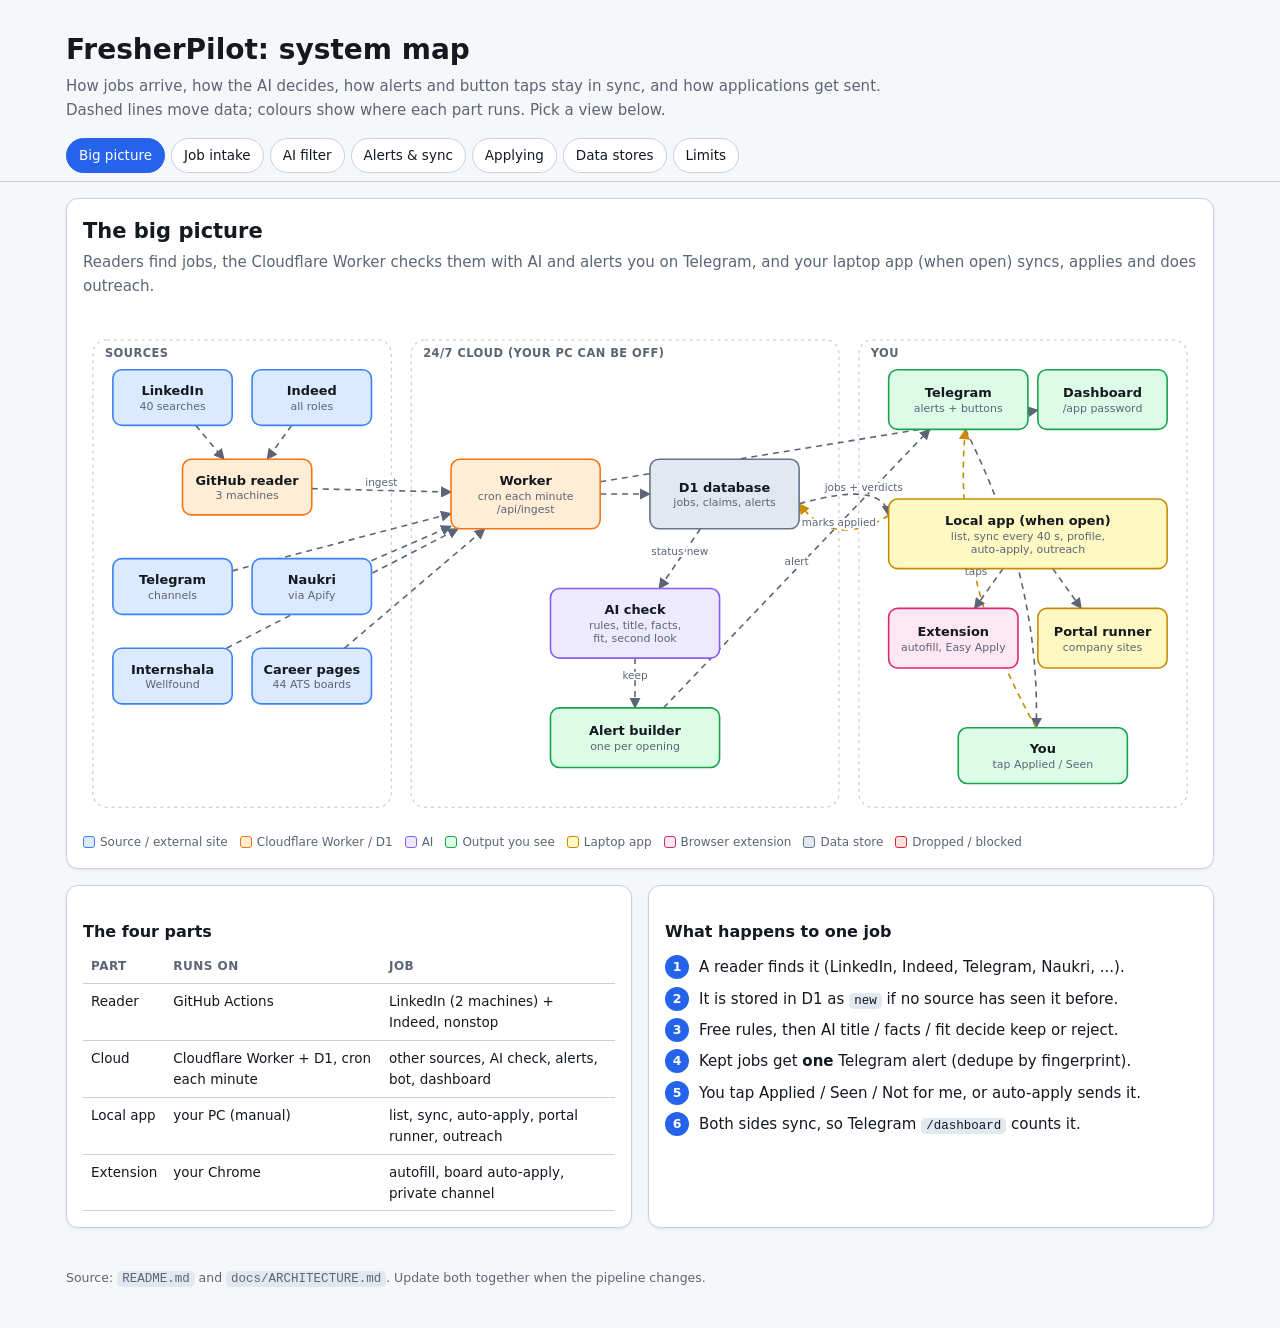
<file: docs/system_map.html>
<!doctype html>
<html lang="en">
<head>
<meta charset="utf-8">
<meta name="viewport" content="width=device-width, initial-scale=1">
<title>FresherPilot System Map</title>
<style>
:root{
  --bg:#f6f7f9;--panel:#ffffff;--ink:#14181f;--muted:#5b6575;--line:#c9d0db;--accent:#2563eb;
  --src:#dbeafe;--src-b:#3b82f6;--cloud:#ffedd5;--cloud-b:#f97316;--ai:#ede9fe;--ai-b:#8b5cf6;
  --out:#dcfce7;--out-b:#16a34a;--local:#fef9c3;--local-b:#ca8a04;--ext:#fce7f3;--ext-b:#db2777;
  --bad:#fee2e2;--bad-b:#dc2626;--store:#e2e8f0;--store-b:#64748b;--shadow:0 1px 3px rgba(0,0,0,.08);
}
@media (prefers-color-scheme:dark){
  :root{--bg:#0e1117;--panel:#161b24;--ink:#e6eaf2;--muted:#9aa5b8;--line:#344055;--accent:#60a5fa;
  --src:#13264a;--src-b:#3b82f6;--cloud:#3b2410;--cloud-b:#fb923c;--ai:#271f4a;--ai-b:#a78bfa;
  --out:#10301d;--out-b:#22c55e;--local:#3a3210;--local-b:#eab308;--ext:#3d1630;--ext-b:#f472b6;
  --bad:#3b1414;--bad-b:#f87171;--store:#232c3b;--store-b:#94a3b8;--shadow:none}
}
*{box-sizing:border-box}
body{margin:0;background:var(--bg);color:var(--ink);font:15px/1.55 system-ui,-apple-system,Segoe UI,Roboto,sans-serif}
header{padding:28px 16px 8px;max-width:1180px;margin:0 auto}
h1{margin:0 0 4px;font-size:28px}
header p{margin:0;color:var(--muted);max-width:820px}
nav{position:sticky;top:0;z-index:5;background:var(--bg);border-bottom:1px solid var(--line)}
nav .in{max-width:1180px;margin:0 auto;padding:8px 16px;display:flex;gap:6px;flex-wrap:wrap}
nav button{border:1px solid var(--line);background:var(--panel);color:var(--ink);padding:6px 12px;border-radius:999px;cursor:pointer;font:inherit;font-size:13.5px}
nav button.on{background:var(--accent);border-color:var(--accent);color:#fff}
main{max-width:1180px;margin:0 auto;padding:16px}
section{display:none}
section.on{display:block}
.card{background:var(--panel);border:1px solid var(--line);border-radius:12px;padding:16px;margin:0 0 16px;box-shadow:var(--shadow)}
h2{margin:0 0 4px;font-size:21px}
h3{margin:18px 0 6px;font-size:16px}
.lead{color:var(--muted);margin:0 0 12px}
.dia{overflow-x:auto}
.dia svg{display:block;min-width:760px;width:100%;height:auto}
.node rect{stroke-width:1.6;rx:9}
.node text{fill:var(--ink);font-size:13px;pointer-events:none}
.node .t{font-weight:650}
.node .s{font-size:11px;fill:var(--muted)}
.c-src rect{fill:var(--src);stroke:var(--src-b)}
.c-cloud rect{fill:var(--cloud);stroke:var(--cloud-b)}
.c-ai rect{fill:var(--ai);stroke:var(--ai-b)}
.c-out rect{fill:var(--out);stroke:var(--out-b)}
.c-local rect{fill:var(--local);stroke:var(--local-b)}
.c-ext rect{fill:var(--ext);stroke:var(--ext-b)}
.c-bad rect{fill:var(--bad);stroke:var(--bad-b)}
.c-store rect{fill:var(--store);stroke:var(--store-b)}
.edge{fill:none;stroke:var(--muted);stroke-width:1.6;stroke-dasharray:6 5;animation:flow 1.2s linear infinite}
.edge.solid{stroke-dasharray:none;animation:none}
.edge.red{stroke:var(--bad-b)}
.edge.back{stroke:var(--local-b)}
@keyframes flow{to{stroke-dashoffset:-22}}
@media (prefers-reduced-motion:reduce){.edge{animation:none}}
.elabel{font-size:10.5px;fill:var(--muted);paint-order:stroke;stroke:var(--panel);stroke-width:4px}
.zone{fill:none;stroke:var(--line);stroke-dasharray:3 4;stroke-width:1.3;rx:14}
.zlabel{font-size:11.5px;fill:var(--muted);font-weight:600;letter-spacing:.04em;text-transform:uppercase}
table{border-collapse:collapse;width:100%;font-size:13.5px}
th,td{border-bottom:1px solid var(--line);padding:7px 8px;text-align:left;vertical-align:top}
th{color:var(--muted);font-weight:600;font-size:12px;text-transform:uppercase;letter-spacing:.04em}
.tbl{overflow-x:auto}
.funnel .row{display:flex;align-items:stretch;gap:10px;margin:8px 0}
.funnel .bar{flex:0 0 auto;padding:10px 14px;border-radius:9px;border:1.6px solid;min-height:48px}
.funnel .bar b{display:block}
.funnel .bar span{font-size:12.5px;color:var(--muted)}
.funnel .note{flex:1;font-size:13px;color:var(--muted);align-self:center}
.legend{display:flex;gap:12px;flex-wrap:wrap;font-size:12px;color:var(--muted);margin:6px 0 0}
.legend i{display:inline-block;width:12px;height:12px;border-radius:3px;border:1.6px solid;margin-right:5px;vertical-align:-2px}
.pill{display:inline-block;font-size:11.5px;padding:1px 8px;border-radius:999px;border:1px solid var(--line);color:var(--muted);margin:0 3px 3px 0}
code{background:var(--store);padding:1px 5px;border-radius:5px;font-size:12.5px}
ul{margin:6px 0 6px 20px;padding:0}
.grid2{display:grid;grid-template-columns:1fr 1fr;gap:16px}
@media (max-width:820px){.grid2{grid-template-columns:1fr}.funnel .row{flex-direction:column}}
.steps{counter-reset:s;list-style:none;margin:8px 0 0;padding:0}
.steps li{counter-increment:s;position:relative;padding:4px 0 4px 34px}
.steps li::before{content:counter(s);position:absolute;left:0;top:3px;width:24px;height:24px;border-radius:50%;background:var(--accent);color:#fff;text-align:center;font-size:12.5px;line-height:24px;font-weight:700}
footer{max-width:1180px;margin:0 auto;padding:8px 16px 40px;color:var(--muted);font-size:12.5px}
</style>
</head>
<body>
<header>
  <h1>FresherPilot: system map</h1>
  <p>How jobs arrive, how the AI decides, how alerts and button taps stay in sync, and how applications get sent. Dashed lines move data;
  colours show where each part runs. Pick a view below.</p>
</header>
<nav><div class="in" id="tabs"></div></nav>
<main>

<!-- 1 OVERVIEW -->
<section id="overview">
  <div class="card">
    <h2>The big picture</h2>
    <p class="lead">Readers find jobs, the Cloudflare Worker checks them with AI and alerts you on Telegram, and your laptop app (when open) syncs, applies and does outreach.</p>
    <div class="dia" id="d-overview"></div>
    <div class="legend" id="legend"></div>
  </div>
  <div class="grid2">
    <div class="card">
      <h3>The four parts</h3>
      <div class="tbl"><table>
        <tr><th>Part</th><th>Runs on</th><th>Job</th></tr>
        <tr><td>Reader</td><td>GitHub Actions</td><td>LinkedIn (2 machines) + Indeed, nonstop</td></tr>
        <tr><td>Cloud</td><td>Cloudflare Worker + D1, cron each minute</td><td>other sources, AI check, alerts, bot, dashboard</td></tr>
        <tr><td>Local app</td><td>your PC (manual)</td><td>list, sync, auto-apply, portal runner, outreach</td></tr>
        <tr><td>Extension</td><td>your Chrome</td><td>autofill, board auto-apply, private channel</td></tr>
      </table></div>
    </div>
    <div class="card">
      <h3>What happens to one job</h3>
      <ol class="steps">
        <li>A reader finds it (LinkedIn, Indeed, Telegram, Naukri, ...).</li>
        <li>It is stored in D1 as <code>new</code> if no source has seen it before.</li>
        <li>Free rules, then AI title / facts / fit decide keep or reject.</li>
        <li>Kept jobs get <b>one</b> Telegram alert (dedupe by fingerprint).</li>
        <li>You tap Applied / Seen / Not for me, or auto-apply sends it.</li>
        <li>Both sides sync, so Telegram <code>/dashboard</code> counts it.</li>
      </ol>
    </div>
  </div>
</section>

<!-- 2 INTAKE -->
<section id="intake">
  <div class="card">
    <h2>How jobs come in</h2>
    <p class="lead">Every source, who reads it, and how often. All of them end in the same D1 <code>jobs</code> table.</p>
    <div class="dia" id="d-intake"></div>
  </div>
  <div class="card">
    <h3>Schedule</h3>
    <div class="tbl"><table>
      <tr><th>Source</th><th>Read by</th><th>Every</th><th>Notes</th></tr>
      <tr><td>LinkedIn</td><td>GitHub reader, machines li0 + li1</td><td>~2 min</td><td>40 searches split in half, guest pages, 2.5 s pace, window = since last read + 10 min; "Remote" searches get <code>Remote, </code> prefix</td></tr>
      <tr><td>Indeed</td><td>GitHub reader, machine indeed</td><td>3-4 min</td><td>python-jobspy, all roles x places</td></tr>
      <tr><td>Telegram channels</td><td>Worker</td><td>1 min</td><td>newest post number first; full read when it changes or every 30 min; promo / ad links dropped; blog posts resolved to the official apply link</td></tr>
      <tr><td>Naukri</td><td>Worker via Apify</td><td>~4 min</td><td>search terms rotate hourly; budget capped per day; internships dropped</td></tr>
      <tr><td>Internshala</td><td>Worker</td><td>4 min</td><td>public pages</td></tr>
      <tr><td>Wellfound, career pages</td><td>Worker</td><td>8 min</td><td>44 company ATS boards: Greenhouse, Lever, Ashby, SmartRecruiters</td></tr>
      <tr><td>Private Pro channel</td><td>Extension (Telegram Web tab) to laptop</td><td>live</td><td>needs laptop + Chrome open</td></tr>
      <tr><td>Fetch new jobs</td><td>Laptop</td><td>on demand</td><td>every board once + one LinkedIn round + Naukri; range latest / 1 / 3 / 24 h / all</td></tr>
    </table></div>
    <h3>Cron tick, every minute (Worker)</h3>
    <ol class="steps">
      <li>Cheap Telegram "new post?" check.</li>
      <li>One source step from the 8-minute cycle (a new Telegram post takes its place).</li>
      <li>Every 10 minutes: start the GitHub reader if none is waiting.</li>
      <li>One AI step (up to 10 jobs) and up to 6 alerts.</li>
    </ol>
  </div>
</section>

<!-- 3 FILTER -->
<section id="filter">
  <div class="card">
    <h2>How a job is judged</h2>
    <p class="lead">Cheap free rules first, AI only when needed. Each stage can drop a job; the reason is recorded and shown in <code>/status</code>.</p>
    <div class="funnel" id="funnel"></div>
  </div>
  <div class="card">
    <h2>AI provider chain</h2>
    <div class="dia" id="d-ai"></div>
    <ul>
      <li>A per-minute 429 only cools that key + model; a daily limit or 401 marks the key out for 30 minutes; all keys out pauses the checker 5 minutes.</li>
      <li>The second look goes NVIDIA-first (a different model family, saves Groq tokens).</li>
      <li>Duplicate postings reuse an earlier answer (same title + company, description 85% alike, within 7 days).</li>
    </ul>
  </div>
</section>

<!-- 4 SYNC -->
<section id="sync">
  <div class="card">
    <h2>Alerts and two-way sync</h2>
    <p class="lead">The cloud is the source of truth for alerts and button taps. The laptop app, while open, syncs about every 40 seconds.</p>
    <div class="dia" id="d-sync"></div>
  </div>
  <div class="grid2">
    <div class="card">
      <h3>Why only one alert per opening</h3>
      <ul>
        <li>D1 <code>claims</code> keeps fingerprints (company + title words, description hash) of jobs you were shown, for 30 days.</li>
        <li>A repost in that window gets an alert row with state <code>dup</code>; jobs older than 30 hours get <code>old</code>.</li>
        <li>Approved jobs without an alert row from the last day are retried.</li>
      </ul>
    </div>
    <div class="card">
      <h3>What /dashboard counts</h3>
      <ul>
        <li>Every job in D1 <code>applied</code> today (IST): Telegram taps, auto-apply, marks from the app's list.</li>
        <li>Priority = company on the target list (IBM, NTT DATA, Cognizant, ...).</li>
        <li>Alerts sent, seen, still unmarked, last 7 days and today's list.</li>
      </ul>
    </div>
  </div>
</section>

<!-- 5 APPLY -->
<section id="apply">
  <div class="card">
    <h2>Pipeline A: Easy Apply on the board (extension)</h2>
    <p class="lead">LinkedIn Easy Apply, Naukri, Indeed, Wellfound and Internshala. The extension drives your own logged-in Chrome.</p>
    <div class="dia" id="d-applyA"></div>
  </div>
  <div class="card">
    <h2>Pipeline B: company portals (laptop runner)</h2>
    <p class="lead">Greenhouse, Lever, Ashby, Workday, Taleo and similar. A real Chrome window, an AI planner with guard rails, and a per-job memory.</p>
    <div class="dia" id="d-applyB"></div>
    <div class="grid2">
      <div>
        <h3>Guard rails</h3>
        <ul>
          <li><code>check_plan</code> refuses unknown ids, Cancel / Back / Delete, Next / Submit with empty required fields, skills the resume doesn't support.</li>
          <li>Attempt ledger per portal per 24 h: sign-ins 2, reset mails 1, code mails 6.</li>
          <li>CAPTCHA and Cloudflare checks are never solved: the job waits for you.</li>
        </ul>
      </div>
      <div>
        <h3>Submit policy (<code>site_submit</code>)</h3>
        <ul>
          <li><b>verified</b>: Greenhouse, Lever, Ashby are submitted; others are filled and left open.</li>
          <li><b>all</b>: submit everywhere. <b>never</b>: always leave for you.</li>
          <li>After "needs you" the runner stays alive and continues in the same window when you answer.</li>
        </ul>
      </div>
    </div>
  </div>
  <div class="card">
    <h3>Special instructions in a post</h3>
    <div class="tbl"><table>
      <tr><th>The post says</th><th>What happens</th></tr>
      <tr><td>"Email your CV to ... with subject ..."</td><td>Sent from your Gmail: resume attached, AI-written message, only to an address really in the post, placeholders blocked</td></tr>
      <tr><td>A Google / Microsoft form link</td><td>Form filled, extension waits for you to submit</td></tr>
      <tr><td>Anything else unusual</td><td>Normal flow; set aside as "needs you" if blocked</td></tr>
    </table></div>
    <h3>Routing</h3>
    <p>Every job is classified <span class="pill">easy</span><span class="pill">site</span><span class="pill">needs_check</span> from evidence (board field, then link host / ATS, then board default). Alerts show 📱 Easy Apply or 💻 Company site.</p>
  </div>
</section>

<!-- 6 DATA -->
<section id="data">
  <div class="card">
    <h2>Where data lives</h2>
    <div class="dia" id="d-data"></div>
  </div>
  <div class="grid2">
    <div class="card">
      <h3>Cloud (D1)</h3>
      <div class="tbl"><table>
        <tr><th>Table</th><th>Holds</th></tr>
        <tr><td><code>seen</code></td><td>known job IDs (45 days)</td></tr>
        <tr><td><code>jobs</code></td><td>jobs + status new / keep / reject, facts, fit (21 days)</td></tr>
        <tr><td><code>claims</code></td><td>shown-job fingerprints (30 days)</td></tr>
        <tr><td><code>alerts</code></td><td>alert text and state</td></tr>
        <tr><td><code>actions</code></td><td>button taps for the laptop</td></tr>
        <tr><td><code>applied</code></td><td>one row per applied job, real time (for /dashboard)</td></tr>
        <tr><td><code>state</code></td><td>timestamps, switches, budgets</td></tr>
        <tr><td><code>ai_usage</code></td><td>tokens per day / model / key / step</td></tr>
      </table></div>
    </div>
    <div class="card">
      <h3>Laptop (<code>users/&lt;id&gt;/</code>, git-ignored)</h3>
      <div class="tbl"><table>
        <tr><th>File</th><th>Holds</th></tr>
        <tr><td><code>jobs_cache.json</code></td><td>all jobs</td></tr>
        <tr><td><code>llm_verdicts.json</code></td><td>AI verdict cache</td></tr>
        <tr><td><code>visited.json</code>, <code>applications.json</code></td><td>what you opened / applied</td></tr>
        <tr><td><code>applicant_profile.json</code></td><td>profile, education, work history, answers</td></tr>
        <tr><td><code>autoapply_*.jsonl/json</code></td><td>log, steps, choices</td></tr>
        <tr><td><code>site_*</code></td><td>portal accounts, memory, ledger, sessions, commands</td></tr>
        <tr><td><code>keys.enc</code></td><td>encrypted API keys</td></tr>
      </table></div>
    </div>
  </div>
</section>

<!-- 7 LIMITS -->
<section id="limits">
  <div class="card">
    <h2>Free-tier limits that shape the design</h2>
    <div class="tbl"><table>
      <tr><th>Service</th><th>Limit</th><th>Design response</th></tr>
      <tr><td>Cloudflare Worker</td><td>~10 ms CPU, ~45 sub-requests per run</td><td>one source per minute; Telegram checked by newest post number first</td></tr>
      <tr><td>Cloudflare D1</td><td>5M reads / 100k writes per day</td><td>metered queries, indexes, <code>/status</code> shows budget, warning above 60%</td></tr>
      <tr><td>LinkedIn</td><td>~1 request / 2.5 s per IP</td><td>reader split over two machines</td></tr>
      <tr><td>Groq</td><td>200k tokens/day per model per key; 8k/min</td><td>several keys, NVIDIA fallback, free rules before AI, answer reuse</td></tr>
      <tr><td>NVIDIA</td><td>~10 requests/min per key</td><td>keys rotated, burst workers only for backlogs</td></tr>
      <tr><td>Apify</td><td>$5/month</td><td>Naukri only, daily share, per-run cap</td></tr>
      <tr><td>GitHub Actions</td><td>free on public repos</td><td>3 machines per run, looped ~340 min, re-dispatched every 10 min</td></tr>
    </table></div>
  </div>
</section>

</main>
<footer>Source: <code>README.md</code> and <code>docs/ARCHITECTURE.md</code>. Update both together when the pipeline changes.</footer>

<script>
(function(){
  var NS="http://www.w3.org/2000/svg";
  function el(n,a,p){var e=document.createElementNS(NS,n);for(var k in a)e.setAttribute(k,a[k]);if(p)p.appendChild(e);return e}
  // box edge point toward target
  function edgePt(n,tx,ty){
    var cx=n.x+n.w/2,cy=n.y+n.h/2,dx=tx-cx,dy=ty-cy;
    if(!dx&&!dy)return[cx,cy];
    var sx=dx?(n.w/2)/Math.abs(dx):1e9,sy=dy?(n.h/2)/Math.abs(dy):1e9,s=Math.min(sx,sy);
    return[cx+dx*s,cy+dy*s];
  }
  function diagram(id,W,H,zones,nodes,edges){
    var host=document.getElementById(id);
    var svg=el("svg",{viewBox:"0 0 "+W+" "+H,role:"img"});
    var defs=el("defs",{},svg);
    ["","red","back"].forEach(function(c){
      var m=el("marker",{id:"ar"+id+c,viewBox:"0 0 10 10",refX:9,refY:5,markerWidth:7,markerHeight:7,orient:"auto-start-reverse"},defs);
      el("path",{d:"M0 0L10 5L0 10z",fill:c==="red"?"var(--bad-b)":c==="back"?"var(--local-b)":"var(--muted)"},m);
    });
    (zones||[]).forEach(function(z){
      el("rect",{x:z[0],y:z[1],width:z[2],height:z[3],"class":"zone"},svg);
      var t=el("text",{x:z[0]+12,y:z[1]+17,"class":"zlabel"},svg);t.textContent=z[4];
    });
    var map={};nodes.forEach(function(n){map[n.id]=n});
    edges.forEach(function(e){
      var a=map[e[0]],b=map[e[1]],opt=e[3]||{};
      var ac=[a.x+a.w/2,a.y+a.h/2],bc=[b.x+b.w/2,b.y+b.h/2];
      var p1=edgePt(a,bc[0],bc[1]),p2=edgePt(b,ac[0],ac[1]);
      var mx=(p1[0]+p2[0])/2,my=(p1[1]+p2[1])/2;
      var d="M"+p1[0]+" "+p1[1]+(opt.bend?" Q"+(mx+opt.bend[0])+" "+(my+opt.bend[1])+" ":" L")+p2[0]+" "+p2[1];
      var cls="edge"+(opt.solid?" solid":"")+(opt.k?" "+opt.k:"");
      var p=el("path",{d:d,"class":cls,"marker-end":"url(#ar"+id+(opt.k||"")+")"},svg);
      if(e[2]){
        var lx=mx+(opt.bend?opt.bend[0]/2:0),ly=my+(opt.bend?opt.bend[1]/2:0);
        var t=el("text",{x:lx,y:ly-4,"text-anchor":"middle","class":"elabel"},svg);t.textContent=e[2];
      }
    });
    nodes.forEach(function(n){
      var g=el("g",{"class":"node c-"+n.c},svg);
      el("rect",{x:n.x,y:n.y,width:n.w,height:n.h},g);
      var lines=n.s?String(n.s).split("|"):[];
      var ty=n.y+(lines.length?n.h/2-(lines.length*6.5):n.h/2)+4;
      var t=el("text",{x:n.x+n.w/2,y:ty,"text-anchor":"middle","class":"t"},g);t.textContent=n.t;
      lines.forEach(function(l,i){
        var s=el("text",{x:n.x+n.w/2,y:ty+15+i*13,"text-anchor":"middle","class":"s"},g);s.textContent=l;
      });
    });
    host.appendChild(svg);
  }
  function N(id,x,y,w,h,c,t,s){return{id:id,x:x,y:y,w:w,h:h,c:c,t:t,s:s}}

  // legend
  var leg=[["src","Source / external site"],["cloud","Cloudflare Worker / D1"],["ai","AI"],["out","Output you see"],["local","Laptop app"],["ext","Browser extension"],["store","Data store"],["bad","Dropped / blocked"]];
  document.getElementById("legend").innerHTML=leg.map(function(l){
    return '<span><i style="background:var(--'+l[0]+');border-color:var(--'+l[0]+'-b)"></i>'+l[1]+'</span>';}).join("");

  // 1 overview
  diagram("d-overview",1120,520,
   [[10,30,300,470,"Sources"],[330,30,430,470,"24/7 cloud (your PC can be off)"],[780,30,330,470,"You"]],
   [
    N("li",30,60,120,56,"src","LinkedIn","40 searches"),
    N("in",170,60,120,56,"src","Indeed","all roles"),
    N("gh",100,150,130,56,"cloud","GitHub reader","3 machines"),
    N("tg",30,250,120,56,"src","Telegram","channels"),
    N("nk",170,250,120,56,"src","Naukri","via Apify"),
    N("ot",30,340,120,56,"src","Internshala","Wellfound"),
    N("ca",170,340,120,56,"src","Career pages","44 ATS boards"),
    N("wk",370,150,150,70,"cloud","Worker","cron each minute|/api/ingest"),
    N("d1",570,150,150,70,"store","D1 database","jobs, claims, alerts"),
    N("ai",470,280,170,70,"ai","AI check","rules, title, facts,|fit, second look"),
    N("al",470,400,170,60,"out","Alert builder","one per opening"),
    N("bot",810,60,140,60,"out","Telegram","alerts + buttons"),
    N("dash",960,60,130,60,"out","Dashboard","/app password"),
    N("app",810,190,280,70,"local","Local app (when open)","list, sync every 40 s, profile,|auto-apply, outreach"),
    N("ex",810,300,130,60,"ext","Extension","autofill, Easy Apply"),
    N("pr",960,300,130,60,"local","Portal runner","company sites"),
    N("us",880,420,170,56,"out","You","tap Applied / Seen")
   ],
   [["li","gh"],["in","gh"],["gh","wk","ingest"],["tg","wk"],["nk","wk"],["ot","wk"],["ca","wk"],
    ["wk","d1",""],["d1","ai","status new"],["ai","al","keep"],["al","bot","alert"],["wk","dash",""],
    ["bot","us","",{bend:[40,0]}],["us","bot","taps",{bend:[-50,0],k:"back"}],
    ["d1","app","jobs + verdicts",{bend:[40,-30]}],["app","d1","marks applied",{k:"back",bend:[-10,40]}],
    ["app","ex"],["app","pr"]]);

  // 2 intake
  diagram("d-intake",1120,470,
   [[10,30,230,420,"Sources"],[260,30,330,420,"Readers"],[610,30,230,420,"Cloud"],[860,30,250,420,"Free rules (instant drops)"]],
   [
    N("li",30,60,190,48,"src","LinkedIn","guest search"),
    N("in",30,120,190,48,"src","Indeed","jobspy"),
    N("tg",30,180,190,48,"src","Telegram channels","t.me/s/..."),
    N("nk",30,240,190,48,"src","Naukri","Apify feed"),
    N("is",30,300,190,48,"src","Internshala / Wellfound",""),
    N("ca",30,360,190,48,"src","Career pages","Greenhouse / Lever ..."),
    N("gh",290,80,250,70,"cloud","GitHub Actions","li0 + li1 (LinkedIn), indeed|dispatched every 10 min"),
    N("wk",290,230,250,100,"cloud","Worker steps","Telegram 1 min, Apify 2/4 min,|Internshala 4, Wellfound + careers 8"),
    N("pro",290,370,250,56,"ext","Pro channel (optional)","extension tgwatch to laptop"),
    N("ing",640,100,170,56,"cloud","/api/ingest",""),
    N("d1",640,230,170,70,"store","D1 jobs","status = new"),
    N("r",890,70,190,56,"bad","City, blocklist, foreign",""),
    N("r2",890,140,190,56,"bad","Title: senior / intern / off-stack",""),
    N("r3",890,210,190,56,"bad","Board years >= 1, > 3 days old",""),
    N("r4",890,280,190,56,"bad","Text states >= 3 yrs, no fresher",""),
    N("nx",890,370,190,56,"ai","To the AI step","survivors only")
   ],
   [["li","gh"],["in","gh"],["tg","wk"],["nk","wk"],["is","wk"],["ca","wk"],["gh","ing","POST"],["wk","d1"],["ing","d1"],["d1","r"],["r","r2",""],["r2","r3",""],["r3","r4",""],["r4","nx","",{solid:true}],["pro","d1","via app",{bend:[20,30]}]]);

  // AI chain
  diagram("d-ai",1120,170,null,
   [
    N("a",20,50,170,66,"ai","Groq 120b","every key in turn"),
    N("b",235,50,170,66,"ai","Groq 20b","fast, short fields"),
    N("c",450,50,200,66,"ai","NVIDIA","nemotron-ultra, lightning,|minimax (3 keys)"),
    N("d",695,50,170,66,"ai","Groq qwen","last resort"),
    N("e",910,50,190,66,"out","Verdict","facts, fit, reason")
   ],
   [["a","b","limit / 429"],["b","c","limit / 429"],["c","d","timeout"],["d","e","",{solid:true}]]);

  // 4 sync
  diagram("d-sync",1120,520,
   [[10,30,260,470,"Telegram"],[300,30,330,470,"Cloudflare Worker + D1"],[660,30,450,470,"Laptop app + Chrome"]],
   [
    N("ph",30,70,220,56,"out","Your phone","alert with buttons"),
    N("bt",30,170,220,56,"out","Bot commands","/dashboard /jobs /status"),
    N("wh",330,70,270,56,"cloud","Webhook /tg/secret","buttons + commands"),
    N("al",330,170,270,56,"cloud","alerts + claims","dedupe 30 days"),
    N("ac",330,270,270,56,"store","actions + applied","taps and applied jobs"),
    N("jb",330,370,270,56,"store","jobs + verdicts","status keep / reject"),
    N("cs",700,70,370,56,"local","cloud_sync (every ~40 s)","heartbeat (passive)"),
    N("pj",700,170,370,56,"local","pull jobs + AI verdicts","no second AI check"),
    N("pa",700,270,370,56,"local","pull button taps","mark visited / applied"),
    N("pm",700,370,370,56,"local","push marks","applied with real time, opened"),
    N("au",700,450,370,40,"ext","auto-apply / list buttons","also mark applied")
   ],
   [["al","ph","alert",{solid:true,bend:[-10,-60]}],["ph","wh","tap",{bend:[0,-30],k:"back"}],["bt","wh","command",{k:"back",bend:[10,10]}],["wh","ac","write"],["wh","al","state"],
    ["jb","pj","",{bend:[0,0]}],["ac","pa","",{bend:[0,0]}],["pm","ac","/api/mark",{k:"back",bend:[0,0]}],["cs","wh","",{bend:[0,0]}],["au","pm","",{solid:true}]]);

  // 5 apply A
  diagram("d-applyA",1120,330,null,
   [
    N("q",20,40,160,70,"local","Auto-apply page","pick boards / jobs|or alert button"),
    N("s",215,40,170,70,"local","Server start()","eligible jobs, closed|check, queue"),
    N("p",420,40,160,70,"ext","Extension","long poll /pending"),
    N("pb",615,40,170,70,"ext","Board playbook","LinkedIn, Naukri, Indeed,|Wellfound, Internshala"),
    N("f",820,40,150,70,"ext","Fill + Submit","profile, answer bank, AI"),
    N("ok",1000,40,100,70,"out","Applied","verified"),
    N("pk",420,200,200,70,"bad","Parked: needs you","CAPTCHA, sign-in, answers"),
    N("sk",660,200,200,70,"bad","Skipped","closed, already applied,|limit reached"),
    N("lg",900,200,200,70,"store","Log + marks","applications.json, then|Telegram /dashboard")
   ],
   [["q","s"],["s","p","payload"],["p","pb"],["pb","f"],["f","ok","",{solid:true}],["pb","pk",""],["pb","sk",""],["ok","lg","",{bend:[10,50]}]]);

  // 5 apply B
  diagram("d-applyB",1120,430,null,
   [
    N("t",20,40,150,66,"local","Job link","company / ATS page"),
    N("sa",200,40,170,66,"local","site_apply queue","one Chrome window|per job (Playwright)"),
    N("sn",400,40,160,66,"ext","snap.py","fields, buttons, errors,|dialogs, shadow DOM"),
    N("cl",590,40,160,66,"ext","classify.py","signin, create account,|OTP, form, submitted..."),
    N("rl",780,40,150,66,"cloud","Rules","known states"),
    N("pl",960,40,150,66,"ai","AI planner","plan.py: batch of|actions"),
    N("ck",780,170,150,60,"bad","check_plan","guard rails"),
    N("ac",590,170,160,60,"ext","actions.py","trusted clicks, fill,|upload, dropdowns"),
    N("mem",960,170,150,60,"store","Portal memory","facts, history, ledger"),
    N("ac2",400,170,160,60,"cloud","Accounts","derived password,|saved session 12 h"),
    N("ml",200,170,170,60,"cloud","Gmail / Telegram","verification codes"),
    N("sb",200,300,170,66,"out","Submit","verified portals|(Greenhouse, Lever, Ashby)"),
    N("lv",400,300,170,66,"bad","Left open","filled, waiting for you"),
    N("dn",600,300,170,66,"out","Result","applied marked + synced")
   ],
   [["t","sa"],["sa","sn"],["sn","cl"],["cl","rl"],["cl","pl","unknown / form"],["pl","ck"],["rl","ac"],["ck","ac","approved"],["ac","sn","re-observe",{bend:[0,-60]}],["pl","mem","",{bend:[0,0]}],
    ["ac","ac2"],["ac2","ml","",{bend:[0,0]}],["ac","sb"],["ac","lv"],["sb","dn"]]);

  // 6 data
  diagram("d-data",1120,330,
   [[10,30,350,280,"Cloud"],[380,30,360,280,"Laptop"],[760,30,350,280,"GitHub"]],
   [
    N("d1",30,60,150,56,"store","D1","jobs, alerts, claims"),
    N("ap",200,60,140,56,"store","applied / actions","real times"),
    N("sec",30,140,150,56,"store","Worker secrets","keys, tokens"),
    N("cfg",200,140,140,56,"store","config.json","built from prefs"),
    N("st",30,220,310,56,"store","state + ai_usage","timestamps, budgets, tokens"),
    N("uj",400,60,160,56,"store","jobs + verdicts","jobs_cache, llm_verdicts"),
    N("up",580,60,140,56,"store","profile + prefs","resume, answers"),
    N("ua",400,140,160,56,"store","applied / visited","applications.json"),
    N("us",580,140,140,56,"store","site_* files","accounts, memory"),
    N("uk",400,220,320,56,"store","keys.enc","encrypted, per user"),
    N("rp",780,60,310,56,"src","fresherpilot-reader repo","public, no personal data"),
    N("ac",780,140,310,56,"cloud","Actions runs","~340 min loops"),
    N("sc",780,220,310,56,"store","Repo secrets","cloud URL + secret")
   ],
   []);

  // funnel
  var F=[
   ["src","All jobs read","LinkedIn, Indeed, Telegram, Naukri ...","Stored once per opening; known IDs are never read twice."],
   ["bad","Free rules","city, blocklist, title words, board years, age, explicit 3+ yrs","No AI cost. About 34% of jobs skip the AI after the years rule. New rules are back-tested: zero approved jobs lost."],
   ["ai","AI title screen","drops only clear cases","Cheap model, many titles per call."],
   ["ai","AI facts then decide()","full-time, entry level, roles, years","The AI reads the post and returns facts; the rules are code. 'Freshers welcome' needs quoted evidence."],
   ["ai","AI skill fit","strong / partial kept","Campus or mass hiring drives count as coding / partial."],
   ["ai","Second look","every fit rejection, full post","Another model family; 'none' stacks stay rejected. Audit: ~2% wrong."],
   ["out","Keep, one alert","fingerprint dedupe, under 30 h old","Telegram message + dashboard + local list."]
  ];
  document.getElementById("funnel").innerHTML=F.map(function(f,i){
    var w=100-i*8;
    return '<div class="row"><div class="bar" style="width:'+w+'%;max-width:420px;background:var(--'+f[0]+');border-color:var(--'+f[0]+'-b)"><b>'+(i+1)+'. '+f[1]+'</b><span>'+f[2]+'</span></div><div class="note">'+f[3]+'</div></div>';
  }).join("");

  // tabs
  var tabs=[["overview","Big picture"],["intake","Job intake"],["filter","AI filter"],["sync","Alerts & sync"],["apply","Applying"],["data","Data stores"],["limits","Limits"]];
  var nav=document.getElementById("tabs");
  function show(id){
    tabs.forEach(function(t){document.getElementById(t[0]).classList.toggle("on",t[0]===id)});
    Array.prototype.forEach.call(nav.children,function(b){b.classList.toggle("on",b.dataset.id===id)});
    try{history.replaceState(null,"","#"+id)}catch(e){}
    window.scrollTo(0,0);
  }
  tabs.forEach(function(t){
    var b=document.createElement("button");b.textContent=t[1];b.dataset.id=t[0];
    b.onclick=function(){show(t[0])};nav.appendChild(b);
  });
  var h=(location.hash||"").slice(1);
  show(tabs.some(function(t){return t[0]===h})?h:"overview");
})();
</script>
</body>
</html>
</file>
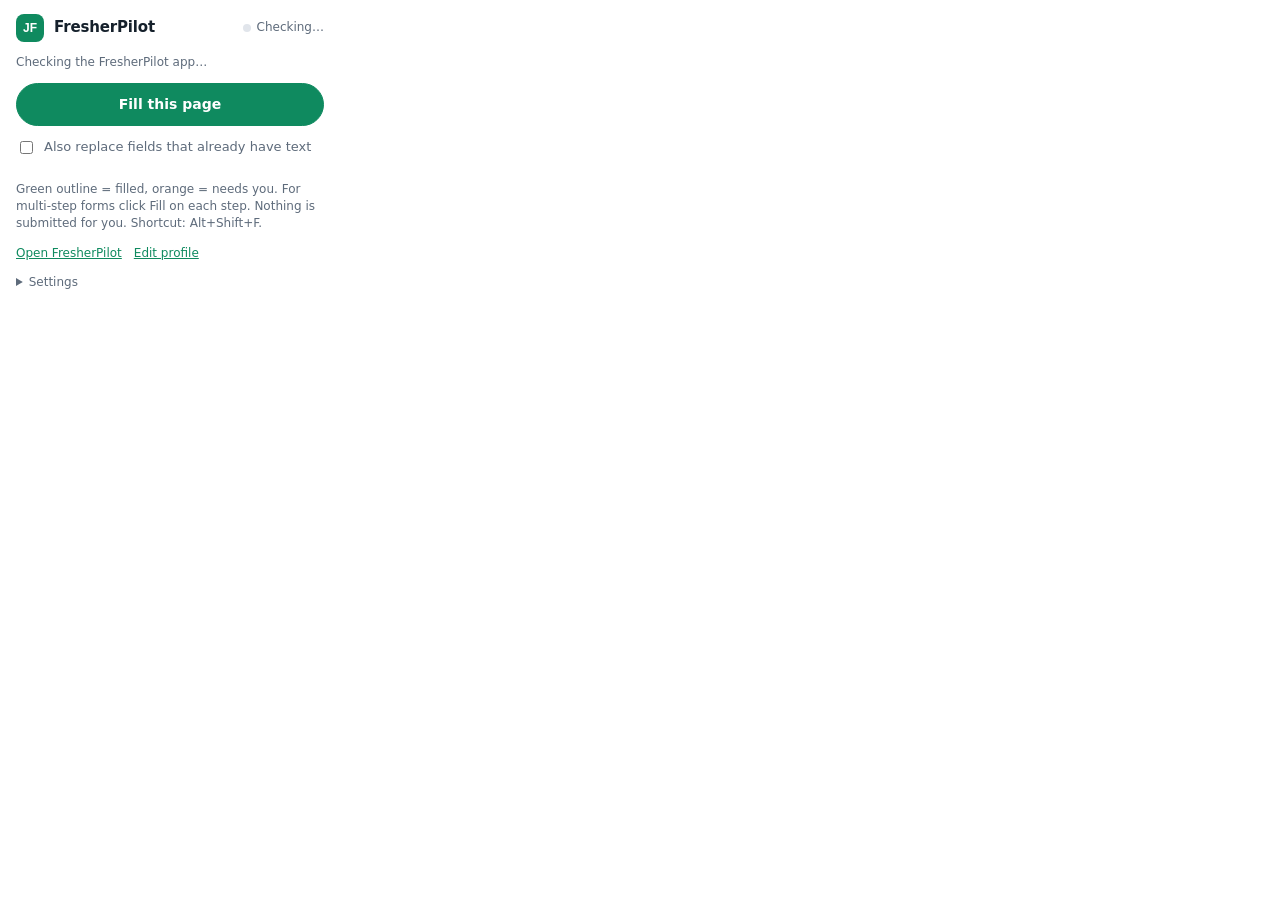
<file: extension/popup.html>
<!DOCTYPE html>
<html lang="en">
  <head>
    <meta charset="UTF-8" />
    <title>FresherPilot Autofill</title>
    <style>
      :root { --bg: #ffffff; --panel: #f6f8fa; --text: #15202b; --muted: #5e6b7b; --line: #e1e5eb; --accent: #0f8a5f; --accent-ink: #fff; --warn: #8f6200; --warn-bg: #fcf2da; --bad: #b42318; }
      @media (prefers-color-scheme: dark) {
        :root { --bg: #0f1720; --panel: #151f2a; --text: #e8eef5; --muted: #93a3b6; --line: #253040; --accent: #3fbf8a; --accent-ink: #052419; --warn: #f0c060; --warn-bg: #30270f; --bad: #ff8a80; }
      }
      * { box-sizing: border-box; }
      body { margin: 0; width: 340px; font: 14px/1.45 "Segoe UI", system-ui, sans-serif; background: var(--bg); color: var(--text); }
      main { padding: 14px 16px 16px; display: grid; gap: 12px; }
      .hd { display: flex; align-items: center; gap: 10px; }
      .logo { width: 28px; height: 28px; border-radius: 8px; background: var(--accent); color: var(--accent-ink); font: 800 12px/28px "Segoe UI", sans-serif; text-align: center; }
      h1 { font-size: 15px; margin: 0; letter-spacing: -.01em; }
      .pill { margin-left: auto; display: inline-flex; align-items: center; gap: 6px; font-size: 12px; color: var(--muted); }
      .pill::before { content: ""; width: 8px; height: 8px; border-radius: 50%; background: var(--line); }
      .pill.ok::before { background: var(--accent); } .pill.bad { color: var(--bad); } .pill.bad::before { background: var(--bad); }
      p { margin: 0; }
      .muted { color: var(--muted); font-size: 12px; }
      button { font: inherit; font-weight: 600; border-radius: 999px; padding: 10px 14px; cursor: pointer; border: 1px solid var(--line); background: var(--bg); color: var(--text); transition: transform .1s, filter .15s; }
      button:hover:not(:disabled) { filter: brightness(.97); } button:active:not(:disabled) { transform: translateY(1px); }
      button.primary { background: var(--accent); border-color: var(--accent); color: var(--accent-ink); }
      button:disabled { opacity: .55; cursor: not-allowed; }
      button:focus-visible, input:focus-visible, a:focus-visible, summary:focus-visible { outline: 2px solid var(--accent); outline-offset: 2px; }
      label { display: flex; gap: 8px; align-items: center; font-size: 13px; color: var(--muted); cursor: pointer; }
      .result { border: 1px solid var(--line); background: var(--panel); border-radius: 12px; padding: 10px 12px; display: grid; gap: 4px; }
      .result[hidden] { display: none; }
      .ok { color: var(--accent); font-weight: 600; }
      .warn { color: var(--warn); }
      .notice { background: var(--warn-bg); color: var(--warn); border-radius: 10px; padding: 8px 10px; font-size: 12px; }
      .notice[hidden] { display: none; }
      .err { color: var(--bad); font-size: 12px; }
      a { color: var(--accent); }
      .row { display: flex; gap: 8px; flex-wrap: wrap; align-items: center; }
      input[type=text] { width: 100%; padding: 8px 10px; border-radius: 8px; border: 1px solid var(--line); background: var(--bg); color: var(--text); font: inherit; font-size: 12px; }
      details summary { cursor: pointer; font-size: 12px; color: var(--muted); }
      .foot { display: flex; gap: 12px; font-size: 12px; }
    </style>
  </head>
  <body>
    <main>
      <div class="hd"><span class="logo" aria-hidden="true">JF</span><h1>FresherPilot</h1><span id="pill" class="pill">Checking…</span></div>
      <p id="server" class="muted">Checking the FresherPilot app…</p>
      <p id="missing" class="notice" hidden></p>
      <button id="fill" class="primary" type="button">Fill this page</button>
      <label><input type="checkbox" id="overwrite" /> Also replace fields that already have text</label>
      <div id="result" class="result" hidden></div>
      <div class="row">
        <button id="applied" type="button" hidden>Mark this job as applied</button>
      </div>
      <p class="muted">Green outline = filled, orange = needs you. For multi-step forms click Fill on each step. Nothing is submitted for you. Shortcut: Alt+Shift+F.</p>
      <div class="foot"><a id="openApp" href="#">Open FresherPilot</a><a id="openProfile" href="#">Edit profile</a></div>
      <details>
        <summary>Settings</summary>
        <p class="muted" style="margin:6px 0 4px">FresherPilot app address</p>
        <input id="serverUrl" type="text" placeholder="http://localhost:8000" />
      </details>
    </main>
    <script src="popup.js"></script>
  </body>
</html>
</file>
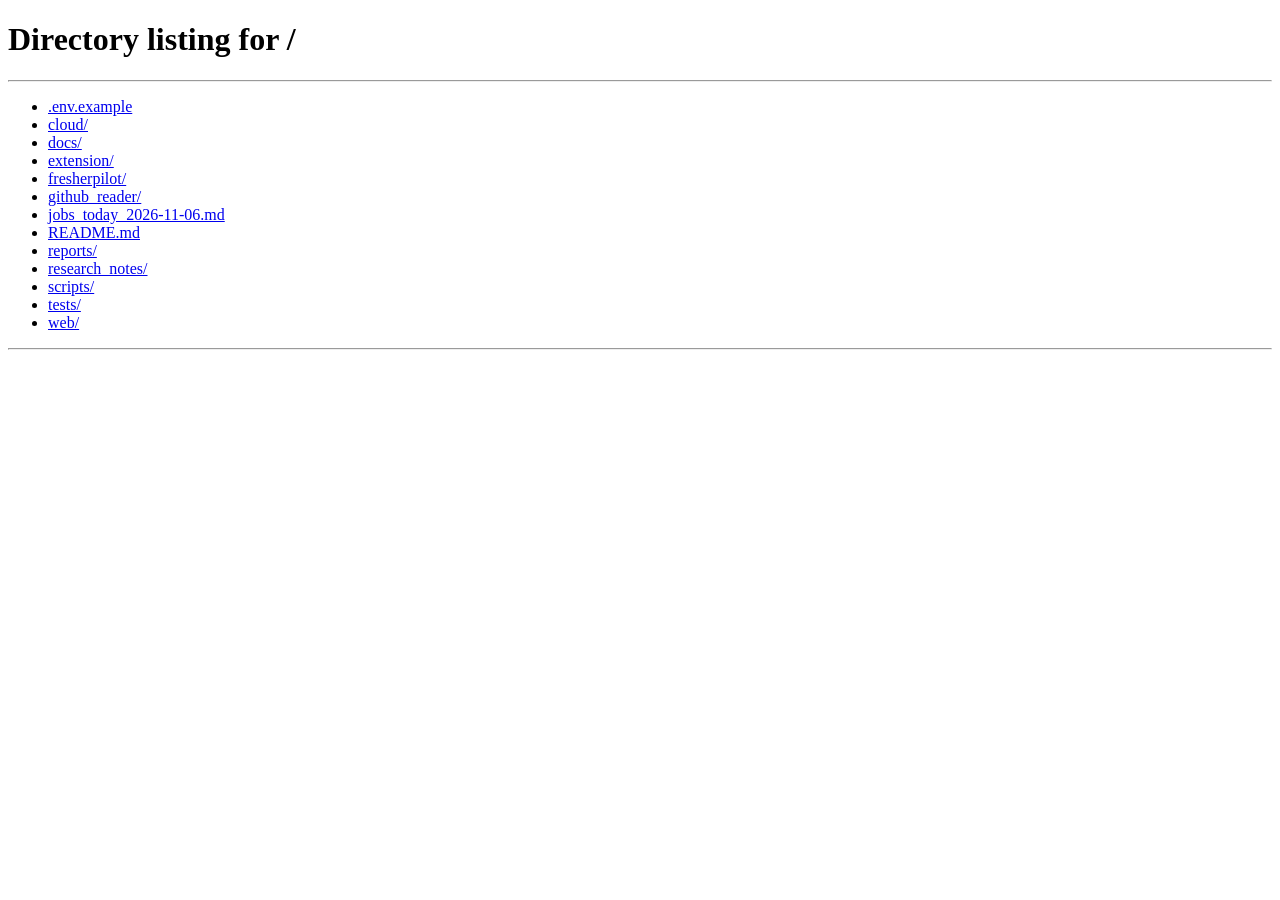
<file: web/account.html>
<!DOCTYPE html><html lang="en"><head><meta charset="UTF-8"><title>FresherPilot</title><meta http-equiv="refresh" content="0;url=/#/settings"><script>location.replace("/#/settings")</script></head><body style="background:#07080d"></body></html>
</file>
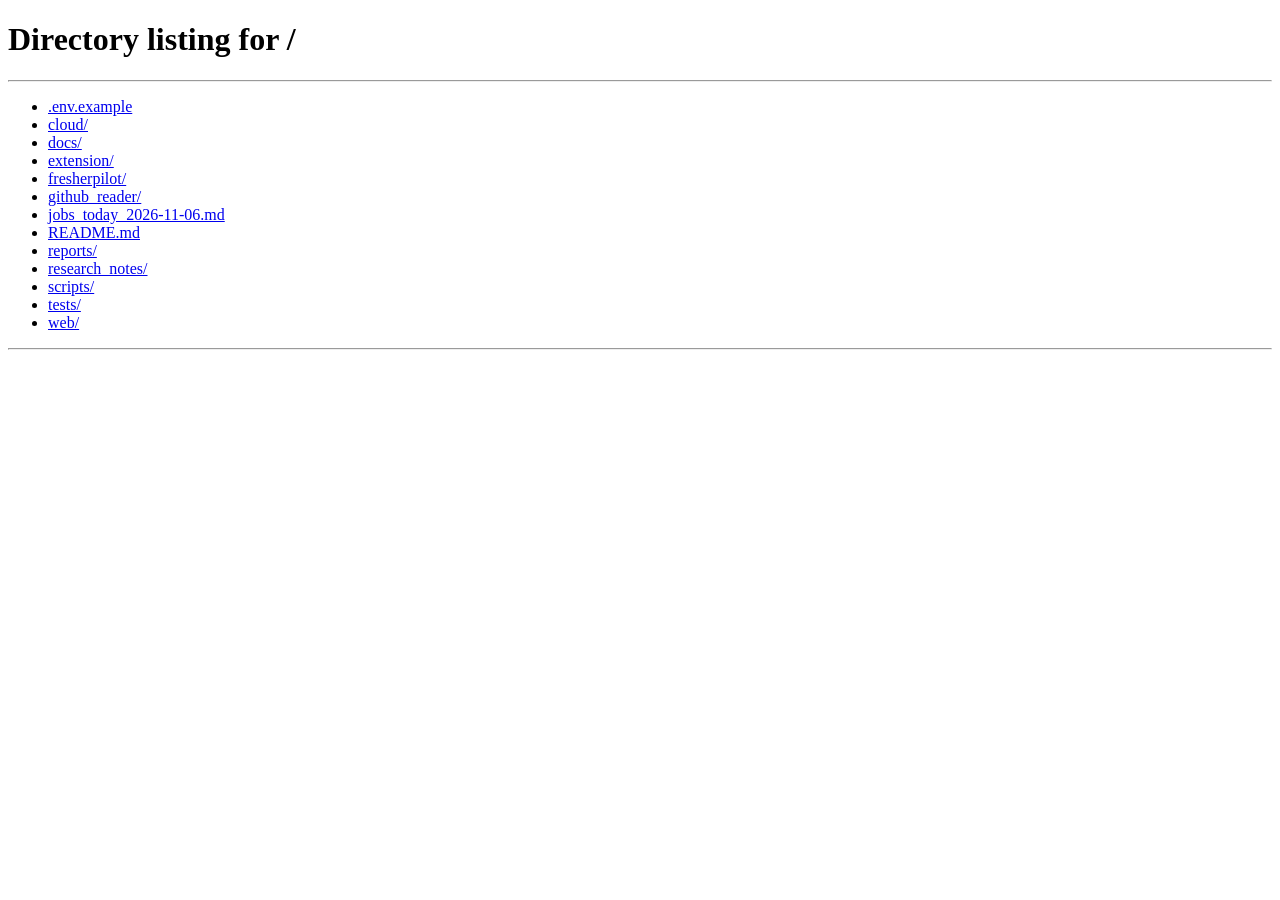
<file: web/autoapply.html>
<!DOCTYPE html><html lang="en"><head><meta charset="UTF-8"><title>FresherPilot</title><meta http-equiv="refresh" content="0;url=/#/apply"><script>location.replace("/#/apply")</script></head><body style="background:#07080d"></body></html>
</file>
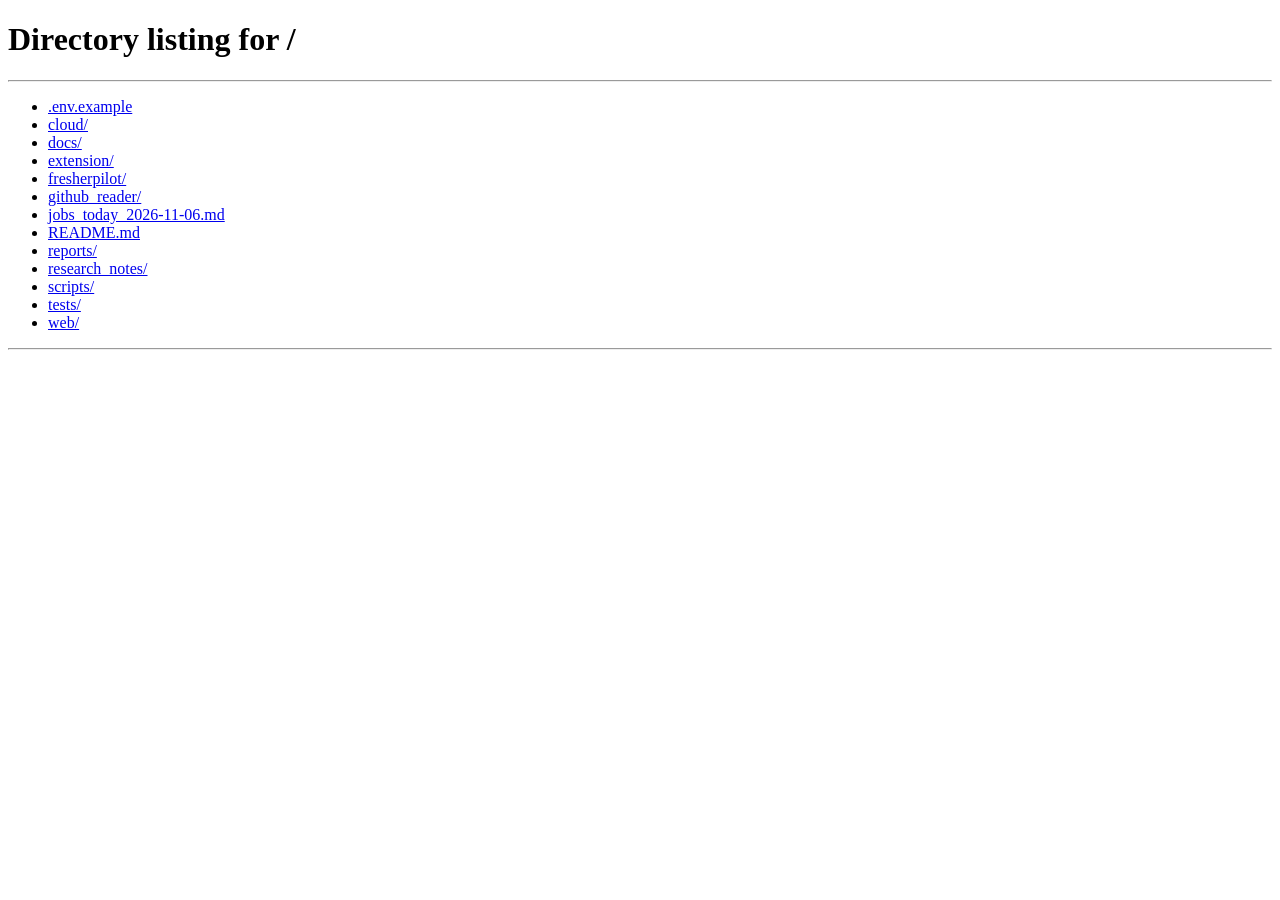
<file: web/profile.html>
<!DOCTYPE html><html lang="en"><head><meta charset="UTF-8"><title>FresherPilot</title><meta http-equiv="refresh" content="0;url=/#/profile"><script>location.replace("/#/profile")</script></head><body style="background:#07080d"></body></html>
</file>
